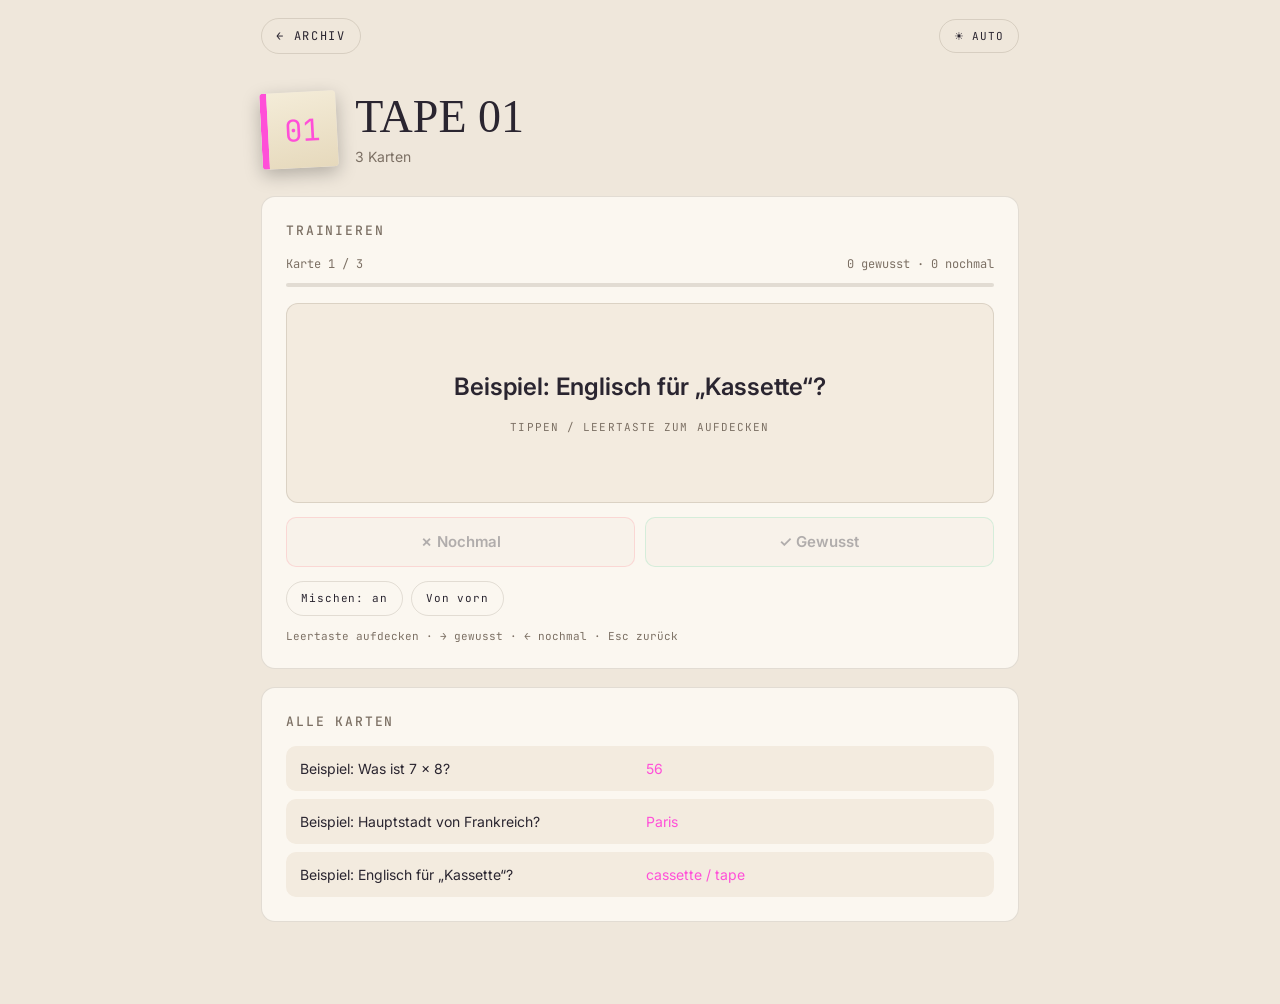
<file: tapes/tape-01.html>
<!DOCTYPE html>
<html lang="de">
<head>
<meta charset="utf-8">
<meta name="viewport" content="width=device-width, initial-scale=1, viewport-fit=cover">
<title>TAPE 01 · ARCHIV</title>
<link rel="preconnect" href="https://fonts.googleapis.com">
<link rel="preconnect" href="https://fonts.gstatic.com" crossorigin>
<link href="https://fonts.googleapis.com/css2?family=Inter:wght@400;600;800&family=JetBrains+Mono:wght@400;500&family=Permanent+Marker&display=swap" rel="stylesheet">
<link rel="stylesheet" href="tape.css">
<script src="../assets/theme.js"></script>
<script src="../data/tapes.js"></script>
</head>
<body data-tape="01">

<header class="top">
  <a class="back" href="../index.html">← ARCHIV</a>
  <button class="chip" type="button" data-theme-btn>☾ AUTO</button>
</header>

<main>
  <div class="hero">
    <div class="sticker" id="num">01</div>
    <div><h1 id="title">TAPE 01</h1><p id="subject"></p></div>
  </div>

  <section class="panel" id="trainer">
    <h2>Trainieren</h2>
    <div id="stage">
      <div class="status" id="status"><span></span><span></span></div>
      <div class="bar"><i id="barFill"></i></div>
      <div class="card" id="card" role="button" tabindex="0">
        <div class="q" id="q"></div>
        <div class="a" id="a"></div>
        <div class="tip">TIPPEN / LEERTASTE ZUM AUFDECKEN</div>
      </div>
      <div class="actions">
        <button class="btn bad" id="bad" type="button">✗ Nochmal</button>
        <button class="btn ok" id="ok" type="button">✓ Gewusst</button>
      </div>
      <div class="tools">
        <button class="chip" id="shuffle" type="button">Mischen: an</button>
        <button class="chip" id="restart" type="button">Von vorn</button>
      </div>
      <p class="keys">Leertaste aufdecken · → gewusst · ← nochmal · Esc zurück</p>
    </div>
    <div class="done" id="done" style="display:none">
      <b id="score"></b>
      <p>gewusst</p>
      <div class="tools" style="justify-content:center">
        <button class="chip" id="retryWrong" type="button">Nur die falschen üben</button>
        <button class="chip" id="again" type="button">Alles nochmal</button>
      </div>
    </div>
  </section>

  <section class="panel" id="listPanel">
    <h2>Alle Karten</h2>
    <ol class="list" id="list"></ol>
  </section>
</main>

<script>
/*
 * ✏️ LERNKARTEN FÜR TAPE 01
 * Eine Karte pro Zeile: { q: "Frage", a: "Antwort" },
 * Zeilenumbruch in der Antwort mit \n.
 */
window.CARDS = [
  { q: "Beispiel: Was ist 7 × 8?", a: "56" },
  { q: "Beispiel: Hauptstadt von Frankreich?", a: "Paris" },
  { q: "Beispiel: Englisch für „Kassette“?", a: "cassette / tape" },
];
</script>
<script src="trainer.js"></script>
</body>
</html>
</file>
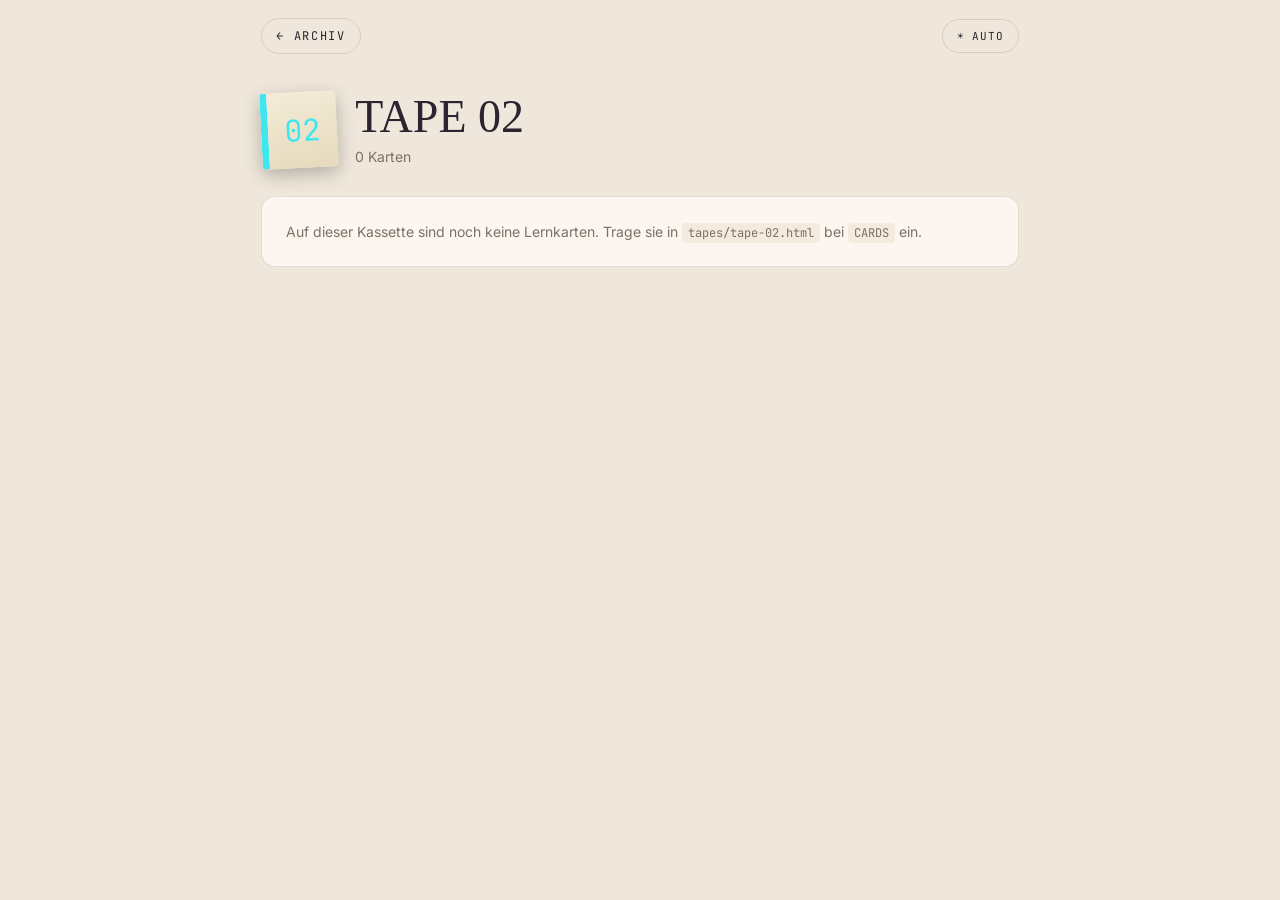
<file: tapes/tape-02.html>
<!DOCTYPE html>
<html lang="de">
<head>
<meta charset="utf-8">
<meta name="viewport" content="width=device-width, initial-scale=1, viewport-fit=cover">
<title>TAPE 02 · ARCHIV</title>
<link rel="preconnect" href="https://fonts.googleapis.com">
<link rel="preconnect" href="https://fonts.gstatic.com" crossorigin>
<link href="https://fonts.googleapis.com/css2?family=Inter:wght@400;600;800&family=JetBrains+Mono:wght@400;500&family=Permanent+Marker&display=swap" rel="stylesheet">
<link rel="stylesheet" href="tape.css">
<script src="../assets/theme.js"></script>
<script src="../data/tapes.js"></script>
</head>
<body data-tape="02">

<header class="top">
  <a class="back" href="../index.html">← ARCHIV</a>
  <button class="chip" type="button" data-theme-btn>☾ AUTO</button>
</header>

<main>
  <div class="hero">
    <div class="sticker" id="num">02</div>
    <div><h1 id="title">TAPE 02</h1><p id="subject"></p></div>
  </div>

  <section class="panel" id="trainer">
    <h2>Trainieren</h2>
    <div id="stage">
      <div class="status" id="status"><span></span><span></span></div>
      <div class="bar"><i id="barFill"></i></div>
      <div class="card" id="card" role="button" tabindex="0">
        <div class="q" id="q"></div>
        <div class="a" id="a"></div>
        <div class="tip">TIPPEN / LEERTASTE ZUM AUFDECKEN</div>
      </div>
      <div class="actions">
        <button class="btn bad" id="bad" type="button">✗ Nochmal</button>
        <button class="btn ok" id="ok" type="button">✓ Gewusst</button>
      </div>
      <div class="tools">
        <button class="chip" id="shuffle" type="button">Mischen: an</button>
        <button class="chip" id="restart" type="button">Von vorn</button>
      </div>
      <p class="keys">Leertaste aufdecken · → gewusst · ← nochmal · Esc zurück</p>
    </div>
    <div class="done" id="done" style="display:none">
      <b id="score"></b>
      <p>gewusst</p>
      <div class="tools" style="justify-content:center">
        <button class="chip" id="retryWrong" type="button">Nur die falschen üben</button>
        <button class="chip" id="again" type="button">Alles nochmal</button>
      </div>
    </div>
  </section>

  <section class="panel" id="listPanel">
    <h2>Alle Karten</h2>
    <ol class="list" id="list"></ol>
  </section>
</main>

<script>
/*
 * ✏️ LERNKARTEN FÜR TAPE 02
 * Eine Karte pro Zeile: { q: "Frage", a: "Antwort" },
 * Zeilenumbruch in der Antwort mit \n.
 */
window.CARDS = [
  // { q: "Frage", a: "Antwort" },
];
</script>
<script src="trainer.js"></script>
</body>
</html>
</file>
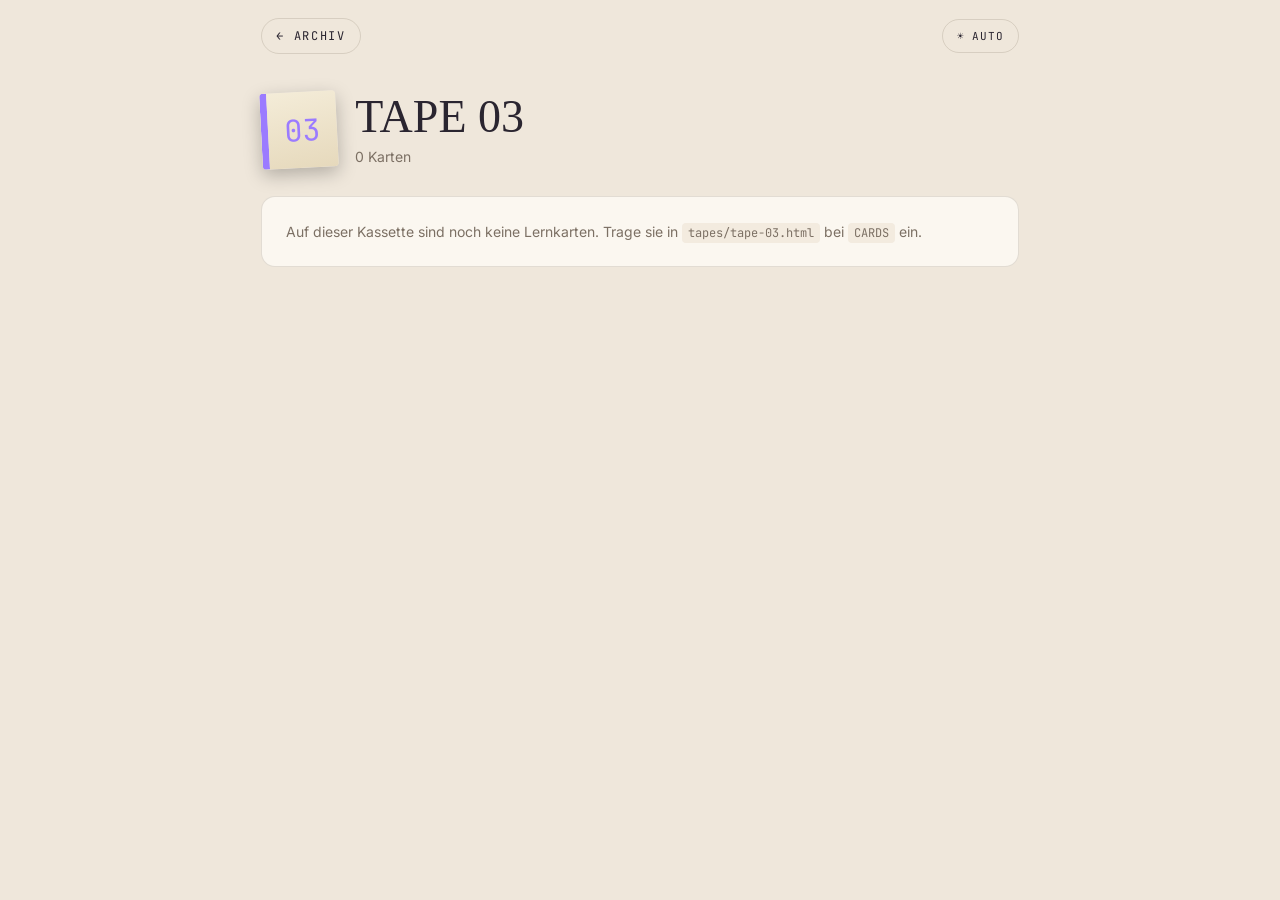
<file: tapes/tape-03.html>
<!DOCTYPE html>
<html lang="de">
<head>
<meta charset="utf-8">
<meta name="viewport" content="width=device-width, initial-scale=1, viewport-fit=cover">
<title>TAPE 03 · ARCHIV</title>
<link rel="preconnect" href="https://fonts.googleapis.com">
<link rel="preconnect" href="https://fonts.gstatic.com" crossorigin>
<link href="https://fonts.googleapis.com/css2?family=Inter:wght@400;600;800&family=JetBrains+Mono:wght@400;500&family=Permanent+Marker&display=swap" rel="stylesheet">
<link rel="stylesheet" href="tape.css">
<script src="../assets/theme.js"></script>
<script src="../data/tapes.js"></script>
</head>
<body data-tape="03">

<header class="top">
  <a class="back" href="../index.html">← ARCHIV</a>
  <button class="chip" type="button" data-theme-btn>☾ AUTO</button>
</header>

<main>
  <div class="hero">
    <div class="sticker" id="num">03</div>
    <div><h1 id="title">TAPE 03</h1><p id="subject"></p></div>
  </div>

  <section class="panel" id="trainer">
    <h2>Trainieren</h2>
    <div id="stage">
      <div class="status" id="status"><span></span><span></span></div>
      <div class="bar"><i id="barFill"></i></div>
      <div class="card" id="card" role="button" tabindex="0">
        <div class="q" id="q"></div>
        <div class="a" id="a"></div>
        <div class="tip">TIPPEN / LEERTASTE ZUM AUFDECKEN</div>
      </div>
      <div class="actions">
        <button class="btn bad" id="bad" type="button">✗ Nochmal</button>
        <button class="btn ok" id="ok" type="button">✓ Gewusst</button>
      </div>
      <div class="tools">
        <button class="chip" id="shuffle" type="button">Mischen: an</button>
        <button class="chip" id="restart" type="button">Von vorn</button>
      </div>
      <p class="keys">Leertaste aufdecken · → gewusst · ← nochmal · Esc zurück</p>
    </div>
    <div class="done" id="done" style="display:none">
      <b id="score"></b>
      <p>gewusst</p>
      <div class="tools" style="justify-content:center">
        <button class="chip" id="retryWrong" type="button">Nur die falschen üben</button>
        <button class="chip" id="again" type="button">Alles nochmal</button>
      </div>
    </div>
  </section>

  <section class="panel" id="listPanel">
    <h2>Alle Karten</h2>
    <ol class="list" id="list"></ol>
  </section>
</main>

<script>
/*
 * ✏️ LERNKARTEN FÜR TAPE 03
 * Eine Karte pro Zeile: { q: "Frage", a: "Antwort" },
 * Zeilenumbruch in der Antwort mit \n.
 */
window.CARDS = [
  // { q: "Frage", a: "Antwort" },
];
</script>
<script src="trainer.js"></script>
</body>
</html>
</file>
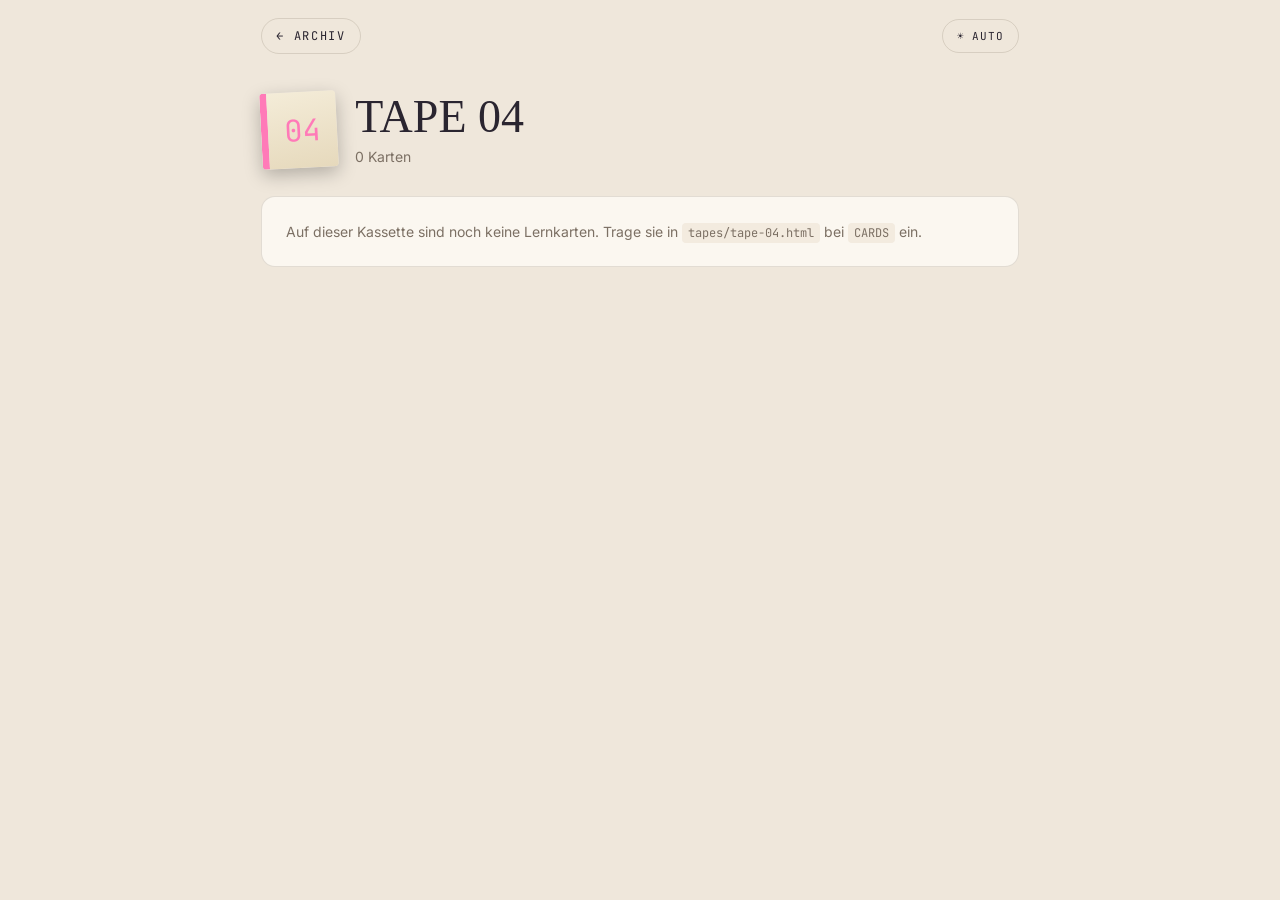
<file: tapes/tape-04.html>
<!DOCTYPE html>
<html lang="de">
<head>
<meta charset="utf-8">
<meta name="viewport" content="width=device-width, initial-scale=1, viewport-fit=cover">
<title>TAPE 04 · ARCHIV</title>
<link rel="preconnect" href="https://fonts.googleapis.com">
<link rel="preconnect" href="https://fonts.gstatic.com" crossorigin>
<link href="https://fonts.googleapis.com/css2?family=Inter:wght@400;600;800&family=JetBrains+Mono:wght@400;500&family=Permanent+Marker&display=swap" rel="stylesheet">
<link rel="stylesheet" href="tape.css">
<script src="../assets/theme.js"></script>
<script src="../data/tapes.js"></script>
</head>
<body data-tape="04">

<header class="top">
  <a class="back" href="../index.html">← ARCHIV</a>
  <button class="chip" type="button" data-theme-btn>☾ AUTO</button>
</header>

<main>
  <div class="hero">
    <div class="sticker" id="num">04</div>
    <div><h1 id="title">TAPE 04</h1><p id="subject"></p></div>
  </div>

  <section class="panel" id="trainer">
    <h2>Trainieren</h2>
    <div id="stage">
      <div class="status" id="status"><span></span><span></span></div>
      <div class="bar"><i id="barFill"></i></div>
      <div class="card" id="card" role="button" tabindex="0">
        <div class="q" id="q"></div>
        <div class="a" id="a"></div>
        <div class="tip">TIPPEN / LEERTASTE ZUM AUFDECKEN</div>
      </div>
      <div class="actions">
        <button class="btn bad" id="bad" type="button">✗ Nochmal</button>
        <button class="btn ok" id="ok" type="button">✓ Gewusst</button>
      </div>
      <div class="tools">
        <button class="chip" id="shuffle" type="button">Mischen: an</button>
        <button class="chip" id="restart" type="button">Von vorn</button>
      </div>
      <p class="keys">Leertaste aufdecken · → gewusst · ← nochmal · Esc zurück</p>
    </div>
    <div class="done" id="done" style="display:none">
      <b id="score"></b>
      <p>gewusst</p>
      <div class="tools" style="justify-content:center">
        <button class="chip" id="retryWrong" type="button">Nur die falschen üben</button>
        <button class="chip" id="again" type="button">Alles nochmal</button>
      </div>
    </div>
  </section>

  <section class="panel" id="listPanel">
    <h2>Alle Karten</h2>
    <ol class="list" id="list"></ol>
  </section>
</main>

<script>
/*
 * ✏️ LERNKARTEN FÜR TAPE 04
 * Eine Karte pro Zeile: { q: "Frage", a: "Antwort" },
 * Zeilenumbruch in der Antwort mit \n.
 */
window.CARDS = [
  // { q: "Frage", a: "Antwort" },
];
</script>
<script src="trainer.js"></script>
</body>
</html>
</file>
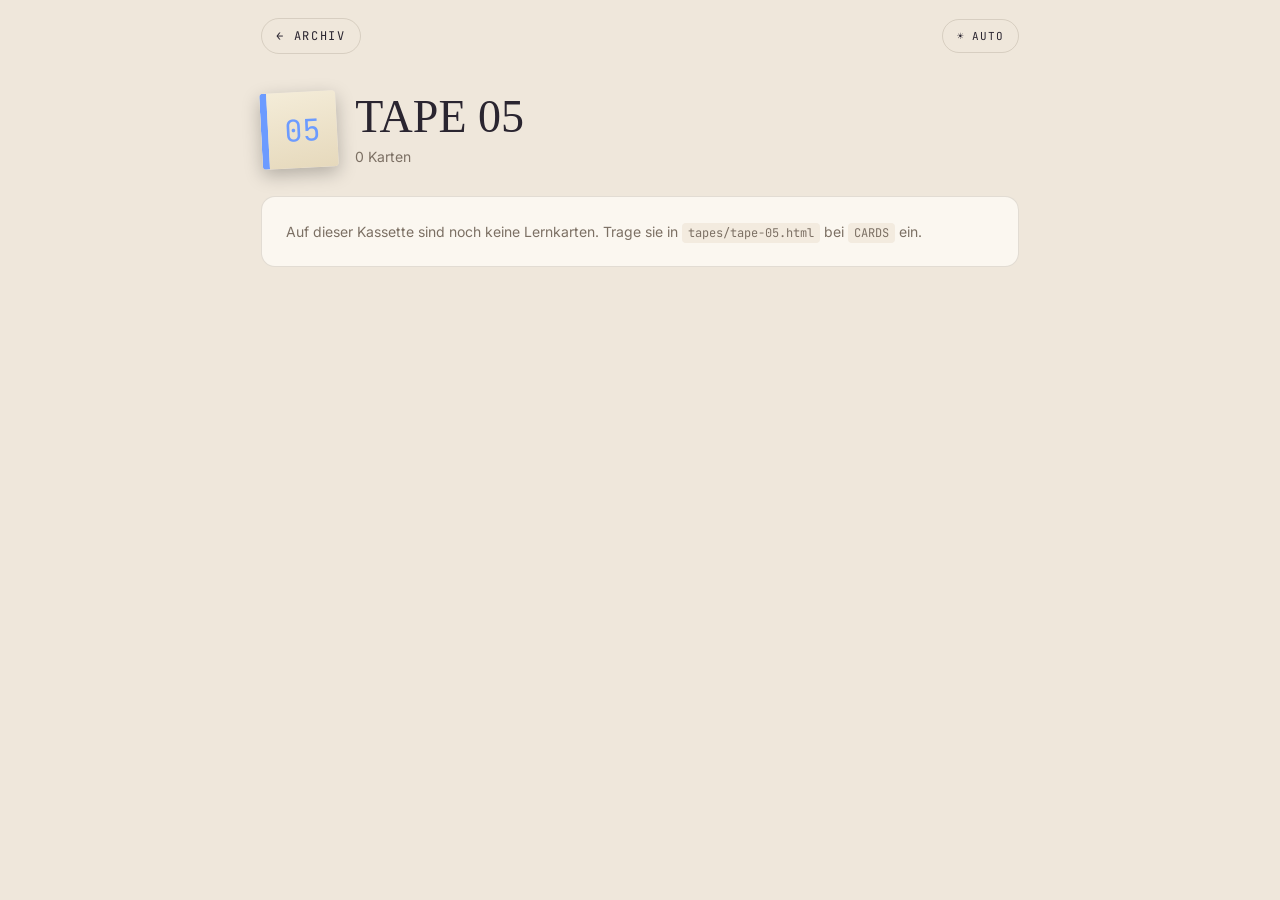
<file: tapes/tape-05.html>
<!DOCTYPE html>
<html lang="de">
<head>
<meta charset="utf-8">
<meta name="viewport" content="width=device-width, initial-scale=1, viewport-fit=cover">
<title>TAPE 05 · ARCHIV</title>
<link rel="preconnect" href="https://fonts.googleapis.com">
<link rel="preconnect" href="https://fonts.gstatic.com" crossorigin>
<link href="https://fonts.googleapis.com/css2?family=Inter:wght@400;600;800&family=JetBrains+Mono:wght@400;500&family=Permanent+Marker&display=swap" rel="stylesheet">
<link rel="stylesheet" href="tape.css">
<script src="../assets/theme.js"></script>
<script src="../data/tapes.js"></script>
</head>
<body data-tape="05">

<header class="top">
  <a class="back" href="../index.html">← ARCHIV</a>
  <button class="chip" type="button" data-theme-btn>☾ AUTO</button>
</header>

<main>
  <div class="hero">
    <div class="sticker" id="num">05</div>
    <div><h1 id="title">TAPE 05</h1><p id="subject"></p></div>
  </div>

  <section class="panel" id="trainer">
    <h2>Trainieren</h2>
    <div id="stage">
      <div class="status" id="status"><span></span><span></span></div>
      <div class="bar"><i id="barFill"></i></div>
      <div class="card" id="card" role="button" tabindex="0">
        <div class="q" id="q"></div>
        <div class="a" id="a"></div>
        <div class="tip">TIPPEN / LEERTASTE ZUM AUFDECKEN</div>
      </div>
      <div class="actions">
        <button class="btn bad" id="bad" type="button">✗ Nochmal</button>
        <button class="btn ok" id="ok" type="button">✓ Gewusst</button>
      </div>
      <div class="tools">
        <button class="chip" id="shuffle" type="button">Mischen: an</button>
        <button class="chip" id="restart" type="button">Von vorn</button>
      </div>
      <p class="keys">Leertaste aufdecken · → gewusst · ← nochmal · Esc zurück</p>
    </div>
    <div class="done" id="done" style="display:none">
      <b id="score"></b>
      <p>gewusst</p>
      <div class="tools" style="justify-content:center">
        <button class="chip" id="retryWrong" type="button">Nur die falschen üben</button>
        <button class="chip" id="again" type="button">Alles nochmal</button>
      </div>
    </div>
  </section>

  <section class="panel" id="listPanel">
    <h2>Alle Karten</h2>
    <ol class="list" id="list"></ol>
  </section>
</main>

<script>
/*
 * ✏️ LERNKARTEN FÜR TAPE 05
 * Eine Karte pro Zeile: { q: "Frage", a: "Antwort" },
 * Zeilenumbruch in der Antwort mit \n.
 */
window.CARDS = [
  // { q: "Frage", a: "Antwort" },
];
</script>
<script src="trainer.js"></script>
</body>
</html>
</file>
<file: tapes/tape.css>
/* ARCHIV – gemeinsames Design für alle Kassetten-Seiten (schlank, ohne Effekte) */
:root{
  --bg:#09090d;--card:#14131b;--card2:#1b1a24;--text:#eceaf2;--muted:#8a8799;
  --line:rgba(255,255,255,.09);--c:#9b7bff;
  --sans:"Inter",system-ui,-apple-system,"Segoe UI",Roboto,sans-serif;
  --mono:"JetBrains Mono",ui-monospace,Menlo,monospace;
  --hand:"Permanent Marker","Comic Sans MS","Segoe Print",cursive;
  --ok:#3ecf8e;--bad:#ff5d73;
}
html[data-theme="day"]{
  --bg:#efe7db;--card:#fbf7f0;--card2:#f3ebdf;--text:#2a2530;--muted:#7c7064;--line:rgba(60,40,20,.13);
}
*{box-sizing:border-box;margin:0;padding:0}
html{background:var(--bg)}
body{font-family:var(--sans);color:var(--text);background:var(--bg);min-height:100vh;-webkit-font-smoothing:antialiased;line-height:1.5}
a{color:inherit}
button{font:inherit;color:inherit}
.top{display:flex;justify-content:space-between;align-items:center;gap:12px;padding:18px max(16px,4vw);max-width:860px;margin:0 auto}
.back{font-family:var(--mono);font-size:12px;letter-spacing:.14em;text-decoration:none;padding:8px 14px;border:1px solid var(--line);border-radius:999px}
.back:hover{border-color:var(--c)}
.chip{font-family:var(--mono);font-size:11px;letter-spacing:.08em;background:transparent;border:1px solid var(--line);border-radius:999px;padding:8px 14px;cursor:pointer}
main{max-width:860px;margin:0 auto;padding:8px max(16px,4vw) 64px}

.hero{display:flex;align-items:center;gap:18px;margin:12px 0 28px}
.sticker{
  flex:none;width:76px;height:76px;border-radius:4px;display:grid;place-items:center;
  background:linear-gradient(170deg,#f4ecd8,#e6d9bc);color:var(--c);font-family:var(--mono);font-size:30px;
  border-left:7px solid var(--c);transform:rotate(-3deg);box-shadow:0 6px 18px rgba(0,0,0,.25);
}
.hero h1{font-family:var(--hand);font-weight:400;font-size:clamp(30px,6vw,46px);line-height:1.05}
.hero p{color:var(--muted);font-size:14px;margin-top:4px}

.panel{background:var(--card);border:1px solid var(--line);border-radius:14px;padding:clamp(16px,3vw,24px);margin-bottom:18px}
.panel h2{font-size:13px;font-family:var(--mono);letter-spacing:.14em;color:var(--muted);font-weight:500;margin-bottom:14px;text-transform:uppercase}

/* Trainer */
.status{display:flex;justify-content:space-between;align-items:center;font-family:var(--mono);font-size:12px;color:var(--muted);margin-bottom:10px;gap:10px;flex-wrap:wrap}
.bar{height:4px;border-radius:2px;background:var(--line);overflow:hidden;margin-bottom:16px}
.bar i{display:block;height:100%;width:0;background:var(--c);transition:width .25s}
.card{
  width:100%;min-height:200px;border-radius:12px;border:1px solid var(--line);background:var(--card2);
  display:flex;flex-direction:column;justify-content:center;align-items:center;text-align:center;
  padding:28px 20px;cursor:pointer;gap:14px;
}
.card .q{font-size:clamp(18px,3.4vw,24px);font-weight:600}
.card .a{font-size:clamp(16px,3vw,20px);color:var(--c);display:none;white-space:pre-line}
.card.open .a{display:block}
.card .tip{font-family:var(--mono);font-size:11px;color:var(--muted);letter-spacing:.1em}
.card.open .tip{display:none}
.actions{display:grid;grid-template-columns:1fr 1fr;gap:10px;margin-top:14px}
.btn{border:1px solid var(--line);background:var(--card2);border-radius:10px;padding:13px;cursor:pointer;font-weight:600;font-size:15px}
.btn:hover{border-color:var(--c)}
.btn.ok{border-color:color-mix(in srgb,var(--ok) 55%,transparent)}
.btn.bad{border-color:color-mix(in srgb,var(--bad) 55%,transparent)}
.btn:disabled{opacity:.35;cursor:default}
.tools{display:flex;gap:8px;flex-wrap:wrap;margin-top:14px}
.tools .chip{font-size:11px}
.done{text-align:center;padding:22px 8px}
.done b{font-size:34px;display:block;color:var(--c)}
.empty{color:var(--muted);font-size:14px}
.empty code{font-family:var(--mono);font-size:12px;background:var(--card2);padding:2px 6px;border-radius:4px}
.keys{font-family:var(--mono);font-size:11px;color:var(--muted);margin-top:12px}

/* Kartenliste */
.list{list-style:none;display:grid;gap:8px}
.list li{display:grid;grid-template-columns:1fr 1fr;gap:12px;padding:12px 14px;border-radius:10px;background:var(--card2);font-size:14px}
.list li span:last-child{color:var(--c);white-space:pre-line}
@media (max-width:520px){.list li{grid-template-columns:1fr;gap:4px}}
</file>
